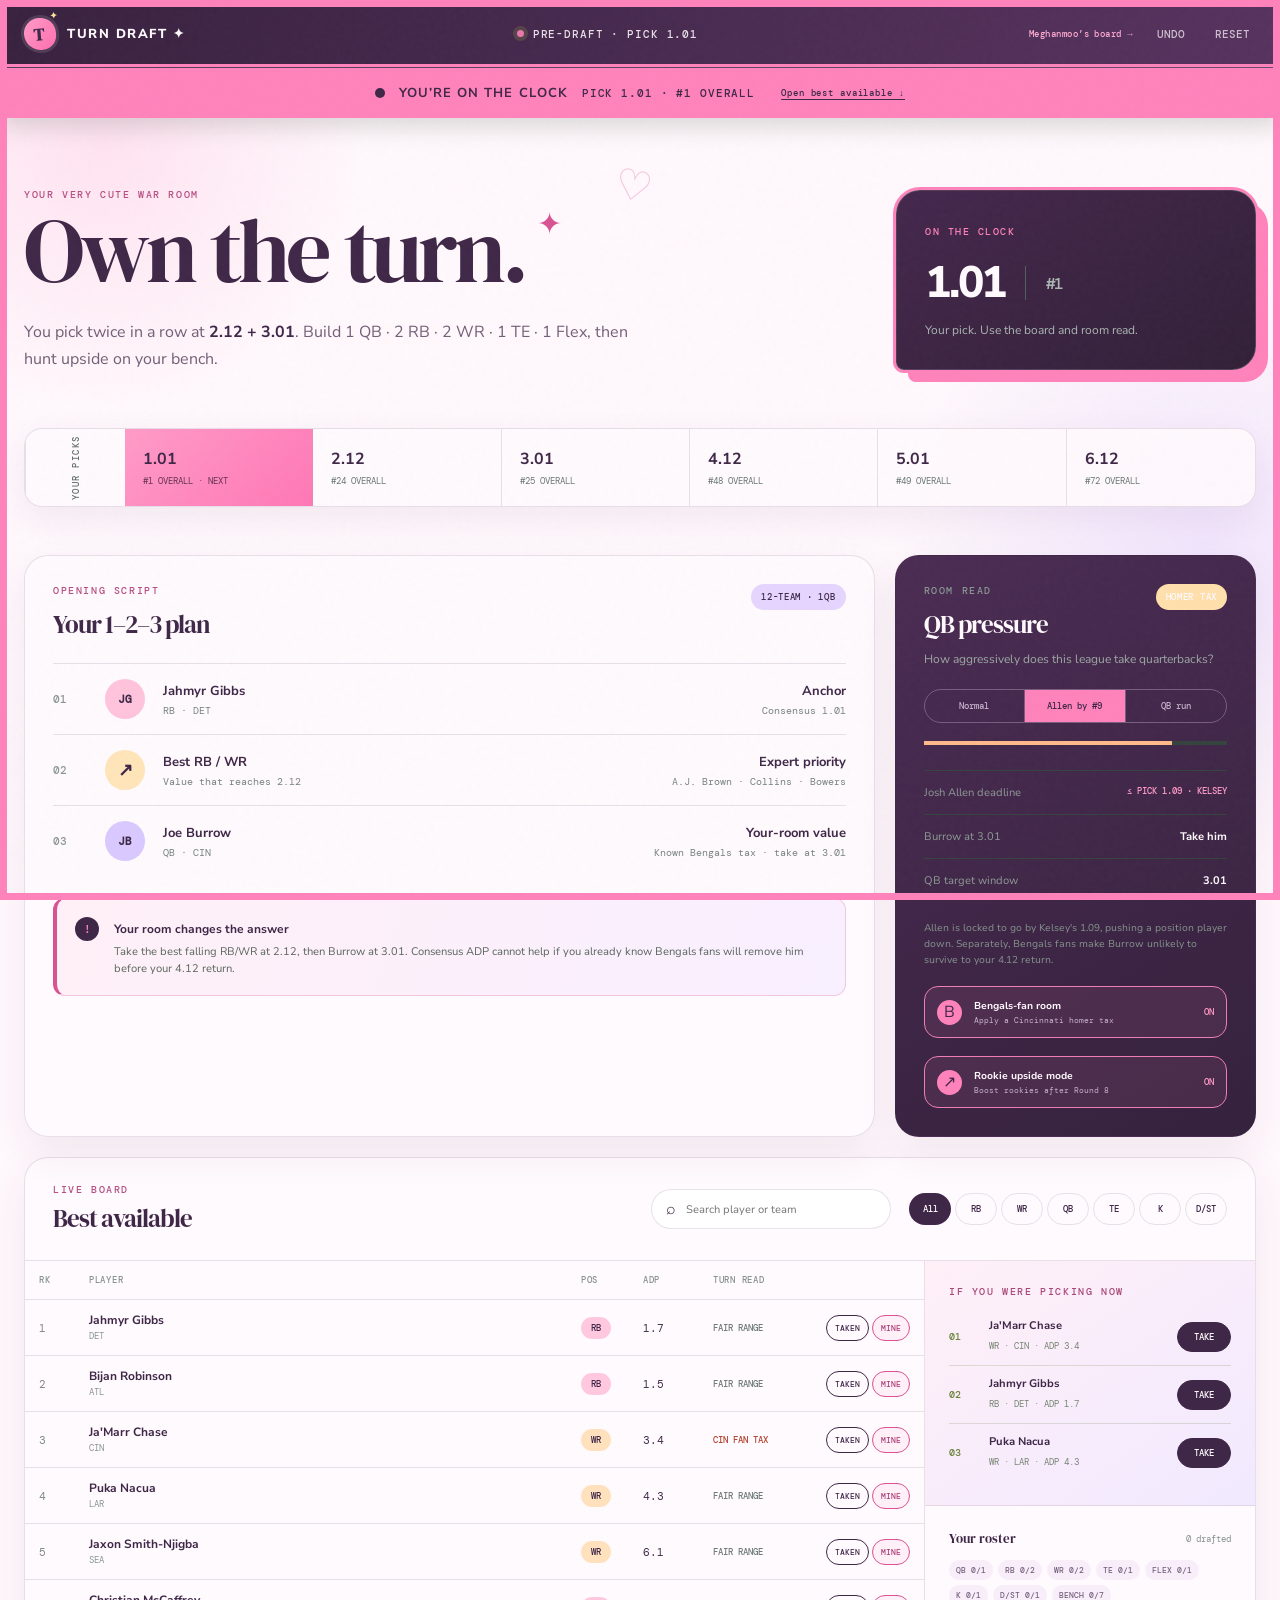
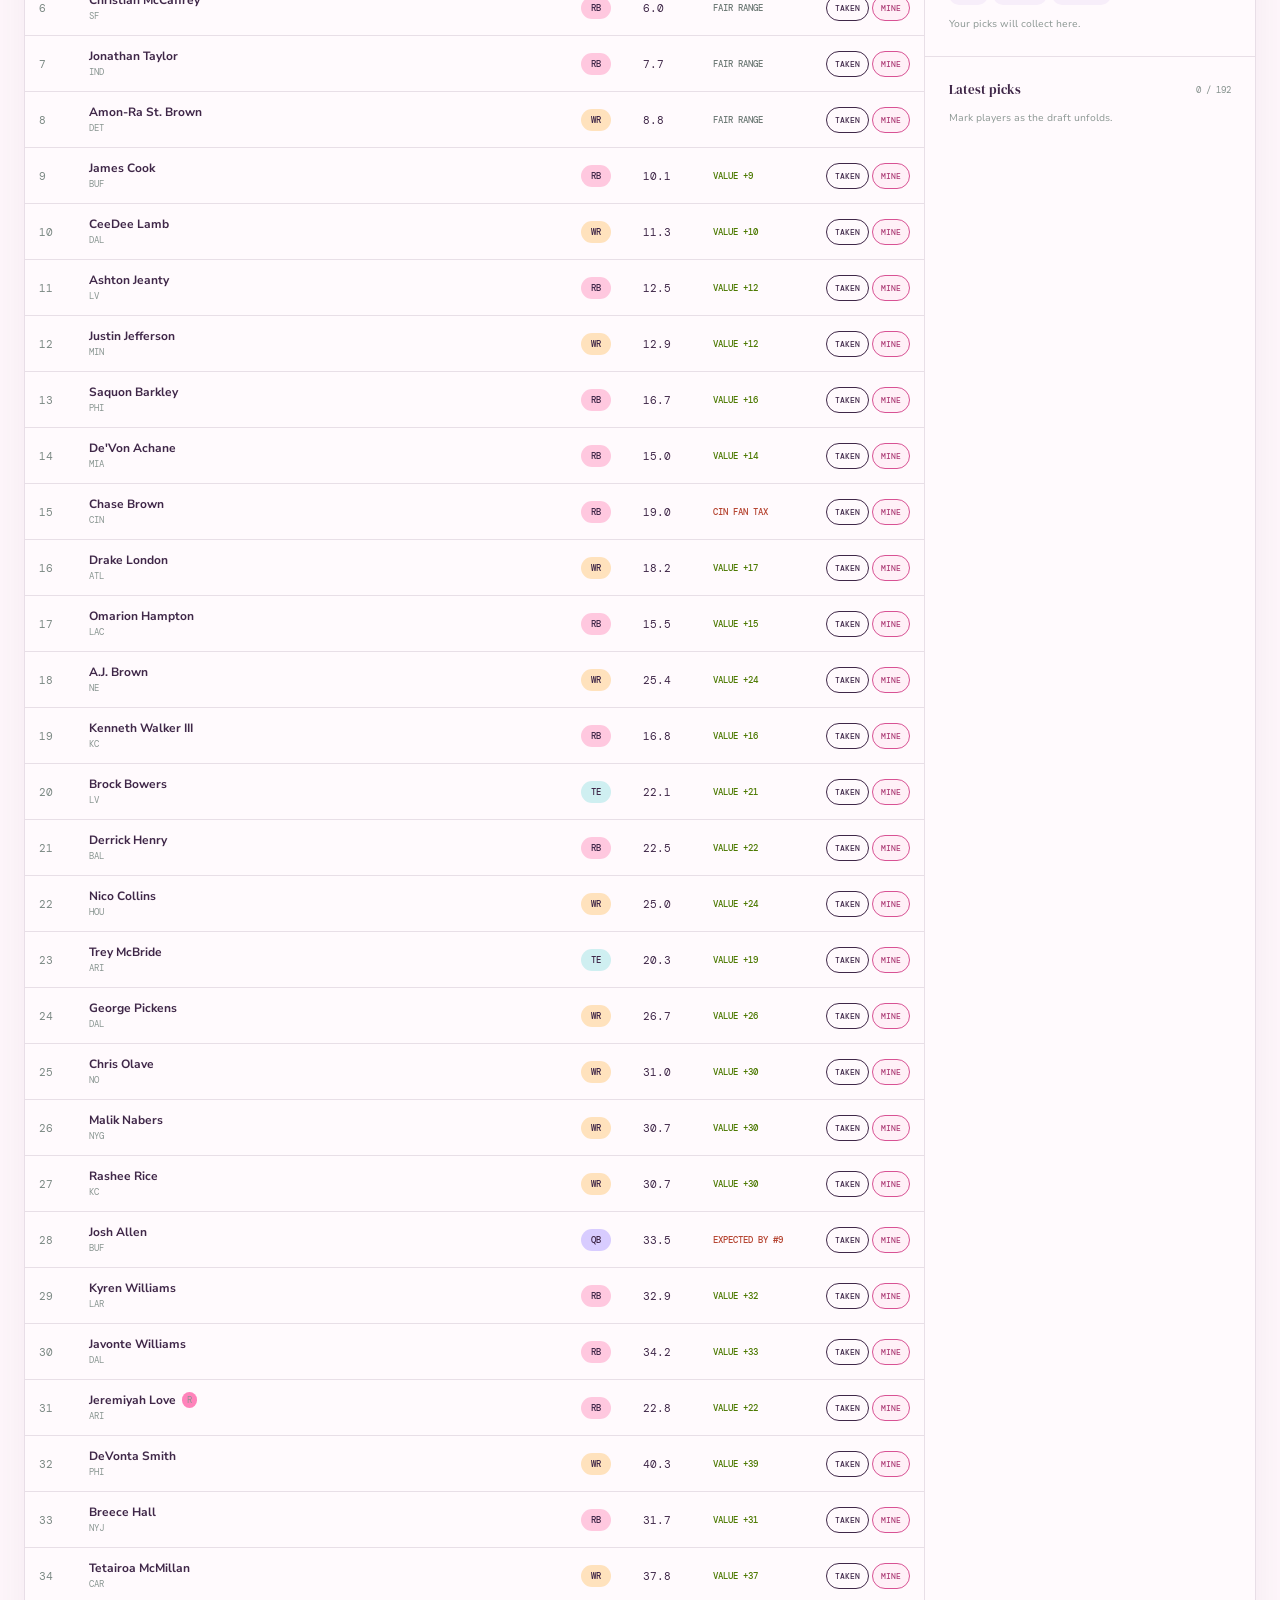
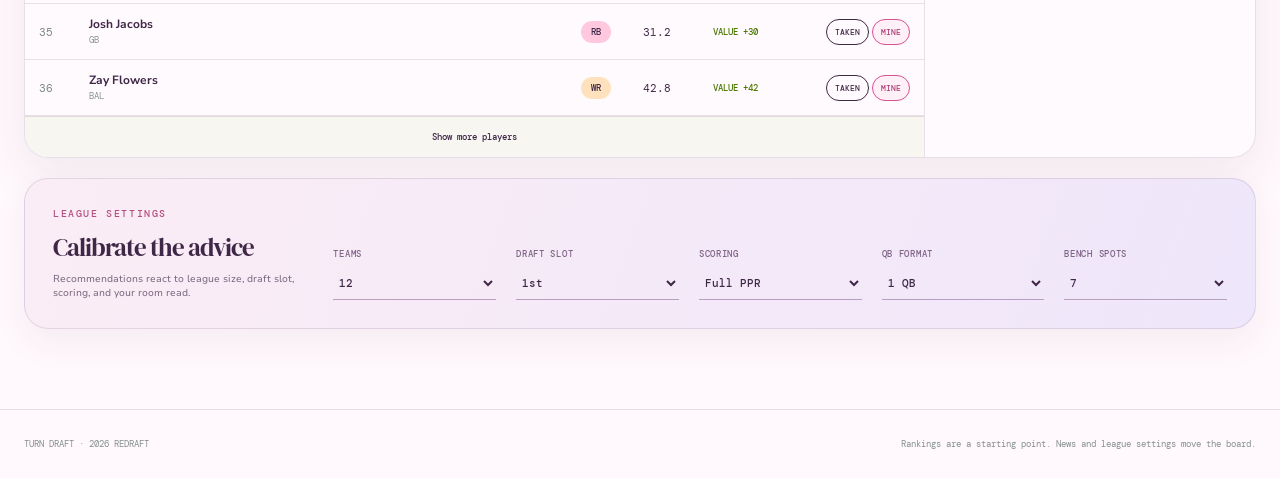
<file: index.html>
<!doctype html>
<html lang="en">
  <head>
    <meta charset="UTF-8" />
    <meta name="viewport" content="width=device-width, initial-scale=1.0" />
    <meta name="theme-color" content="#3f2748" />
    <title>Turn Draft — Fantasy draft co-pilot</title>
    <link rel="preconnect" href="https://fonts.googleapis.com" />
    <link rel="preconnect" href="https://fonts.gstatic.com" crossorigin />
    <link href="https://fonts.googleapis.com/css2?family=DM+Mono:wght@400;500&family=DM+Serif+Display&family=Nunito+Sans:wght@400;600;700;800&display=swap" rel="stylesheet" />
    <link rel="stylesheet" href="styles.css" />
  </head>
  <body>
    <div class="noise" aria-hidden="true"></div>
    <header class="topbar">
      <a class="brand" href="#"><span class="brand-mark">T</span><span>TURN DRAFT ✦</span></a>
      <div class="draft-status"><span class="live-dot"></span><span id="statusText">PRE-DRAFT · PICK 1.01</span></div>
      <div class="header-actions">
        <a class="profile-link" href="meghanmoo/">Meghanmoo’s board →</a>
        <button class="text-button" id="undoButton" type="button">Undo</button>
        <button class="text-button" id="resetButton" type="button">Reset</button>
      </div>
    </header>
    <div class="my-turn-alert" id="myTurnAlert" role="alert" aria-live="assertive">
      <span class="turn-pulse"></span>
      <strong>YOU’RE ON THE CLOCK</strong>
      <span id="alertPick">PICK 1.01 · #1 OVERALL</span>
      <a href="#liveBoard">Open best available ↓</a>
    </div>

    <main>
      <section class="hero">
        <div>
          <p class="eyebrow">YOUR VERY CUTE WAR ROOM</p>
          <h1>Own the turn.<span aria-hidden="true">✦</span></h1>
          <p class="hero-copy">You pick twice in a row at <strong>2.12 + 3.01</strong>. Build 1 QB · 2 RB · 2 WR · 1 TE · 1 Flex, then hunt upside on your bench.</p>
        </div>
        <div class="on-clock-card">
          <span class="micro-label">ON THE CLOCK</span>
          <div class="clock-row"><span id="currentPick">1.01</span><span class="clock-divider"></span><span id="overallPick">#1</span></div>
          <p id="clockHint">Your pick. Start the draft with your anchor.</p>
        </div>
      </section>

      <section class="pick-strip" aria-label="Your upcoming picks">
        <div class="strip-label">YOUR PICKS</div>
        <div id="pickTimeline" class="pick-timeline"></div>
      </section>

      <section class="strategy-grid">
        <article class="plan-card feature-card">
          <div class="card-heading">
            <div><p class="eyebrow">OPENING SCRIPT</p><h2>Your 1–2–3 plan</h2></div>
            <span class="pill green">12-team · 1QB</span>
          </div>
          <div class="script-list">
            <div class="script-row">
              <span class="round-number">01</span>
              <div class="player-avatar rb">JG</div>
              <div class="script-player"><strong>Jahmyr Gibbs</strong><span>RB · DET</span></div>
              <div class="script-note"><strong>Anchor</strong><span>Consensus 1.01</span></div>
            </div>
            <div class="script-row flexible">
              <span class="round-number">02</span>
              <div class="player-avatar flex">↗</div>
              <div class="script-player"><strong>Best RB / WR</strong><span>Value that reaches 2.12</span></div>
              <div class="script-note"><strong>Expert priority</strong><span id="roundTwoTargets">A.J. Brown · Collins · Bowers</span></div>
            </div>
            <div class="script-row warning-row">
              <span class="round-number">03</span>
              <div class="player-avatar qb">JB</div>
              <div class="script-player"><strong>Joe Burrow</strong><span>QB · CIN</span></div>
              <div class="script-note"><strong>Your-room value</strong><span>Known Bengals tax · take at 3.01</span></div>
            </div>
          </div>
          <div class="strategy-callout">
            <span class="callout-icon">!</span>
            <div><strong>Your room changes the answer</strong><p>Take the best falling RB/WR at 2.12, then Burrow at 3.01. Consensus ADP cannot help if you already know Bengals fans will remove him before your 4.12 return.</p></div>
          </div>
        </article>

        <aside class="room-card">
          <div class="card-heading compact"><div><p class="eyebrow">ROOM READ</p><h2>QB pressure</h2></div><span id="pressureBadge" class="pill amber">WARM</span></div>
          <p class="room-copy">How aggressively does this league take quarterbacks?</p>
          <div class="segmented" id="qbPressure" role="group" aria-label="Quarterback draft pressure">
            <button data-value="normal" type="button">Normal</button>
            <button data-value="early" class="active" type="button">Allen by #9</button>
            <button data-value="run" type="button">QB run</button>
          </div>
          <div class="meter"><span id="pressureMeter"></span></div>
          <div class="room-stat"><span>Josh Allen deadline</span><strong class="locked-read">≤ PICK 1.09 · KELSEY</strong></div>
          <div class="room-stat"><span>Burrow at 3.01</span><strong id="burrowVerdict">Luxury reach</strong></div>
          <div class="room-stat"><span>QB target window</span><strong id="fallbackWindow">4.12 / 5.01</strong></div>
          <p class="micro-copy" id="pressureExplanation">One early QB is a data point, not a run. Let the room spend while elite position players fall.</p>
          <button class="upside-toggle active" id="bengalsToggle" type="button"><span>B</span><span><strong>Bengals-fan room</strong><small>Apply a Cincinnati homer tax</small></span><b>ON</b></button>
          <button class="upside-toggle active" id="upsideToggle" type="button"><span>↗</span><span><strong>Rookie upside mode</strong><small>Boost rookies after Round 8</small></span><b>ON</b></button>
        </aside>
      </section>

      <section class="draft-room" id="liveBoard">
        <div class="room-toolbar">
          <div><p class="eyebrow">LIVE BOARD</p><h2>Best available</h2></div>
          <label class="search"><span>⌕</span><input id="playerSearch" type="search" placeholder="Search player or team" /></label>
          <div class="filters" id="positionFilters" role="group" aria-label="Filter by position">
            <button class="active" data-position="ALL" type="button">All</button>
            <button data-position="RB" type="button">RB</button>
            <button data-position="WR" type="button">WR</button>
            <button data-position="QB" type="button">QB</button>
            <button data-position="TE" type="button">TE</button>
            <button data-position="K" type="button">K</button>
            <button data-position="DST" type="button">D/ST</button>
          </div>
        </div>

        <div class="board-layout">
          <div class="player-table-wrap">
            <table class="player-table">
              <thead><tr><th>RK</th><th>PLAYER</th><th>POS</th><th>ADP</th><th>TURN READ</th><th></th></tr></thead>
              <tbody id="playerTable"></tbody>
            </table>
            <button class="load-more" id="loadMore" type="button">Show more players</button>
          </div>

          <aside class="side-panel">
            <div class="recommendation">
              <p class="eyebrow">IF YOU WERE PICKING NOW</p>
              <div id="recommendationList"></div>
            </div>
            <div class="my-roster">
              <div class="side-title"><h3>Your roster</h3><span id="rosterCount">0 drafted</span></div>
              <div id="starterStatus" class="starter-status"></div>
              <div id="rosterList" class="roster-list"><p class="empty-state">Your picks will collect here.</p></div>
            </div>
            <div class="pick-log">
              <div class="side-title"><h3>Latest picks</h3><span id="picksCount">0 / 192</span></div>
              <div id="pickLog"><p class="empty-state">Mark players as the draft unfolds.</p></div>
            </div>
          </aside>
        </div>
      </section>

      <section class="settings-card">
        <div><p class="eyebrow">LEAGUE SETTINGS</p><h2>Calibrate the advice</h2><p>Recommendations react to league size, draft slot, scoring, and your room read.</p></div>
        <label>Teams<select id="teamCount"><option>10</option><option selected>12</option><option>14</option><option>16</option></select></label>
        <label>Draft slot<select id="draftSlot"></select></label>
        <label>Scoring<select id="scoring"><option value="ppr" selected>Full PPR</option><option value="half">Half PPR</option><option value="standard">Standard</option></select></label>
        <label>QB format<select id="qbFormat"><option value="1qb" selected>1 QB</option><option value="superflex">Superflex</option></select></label>
        <label>Bench spots<select id="benchCount"><option>4</option><option>5</option><option>6</option><option selected>7</option><option>8</option><option>9</option></select></label>
      </section>
    </main>

    <footer><span>TURN DRAFT · 2026 REDRAFT</span><span>Rankings are a starting point. News and league settings move the board.</span></footer>

    <div class="toast" id="toast" role="status" aria-live="polite"></div>
    <script>window.DRAFT_PROFILE={id:"aislin",storageKey:"turn-draft-state",slot:1,priorityPlayer:"Joe Burrow",priorityPick:25,turnOwner:"YOUR"};</script>
    <script src="app.js"></script>
  </body>
</html>
</file>
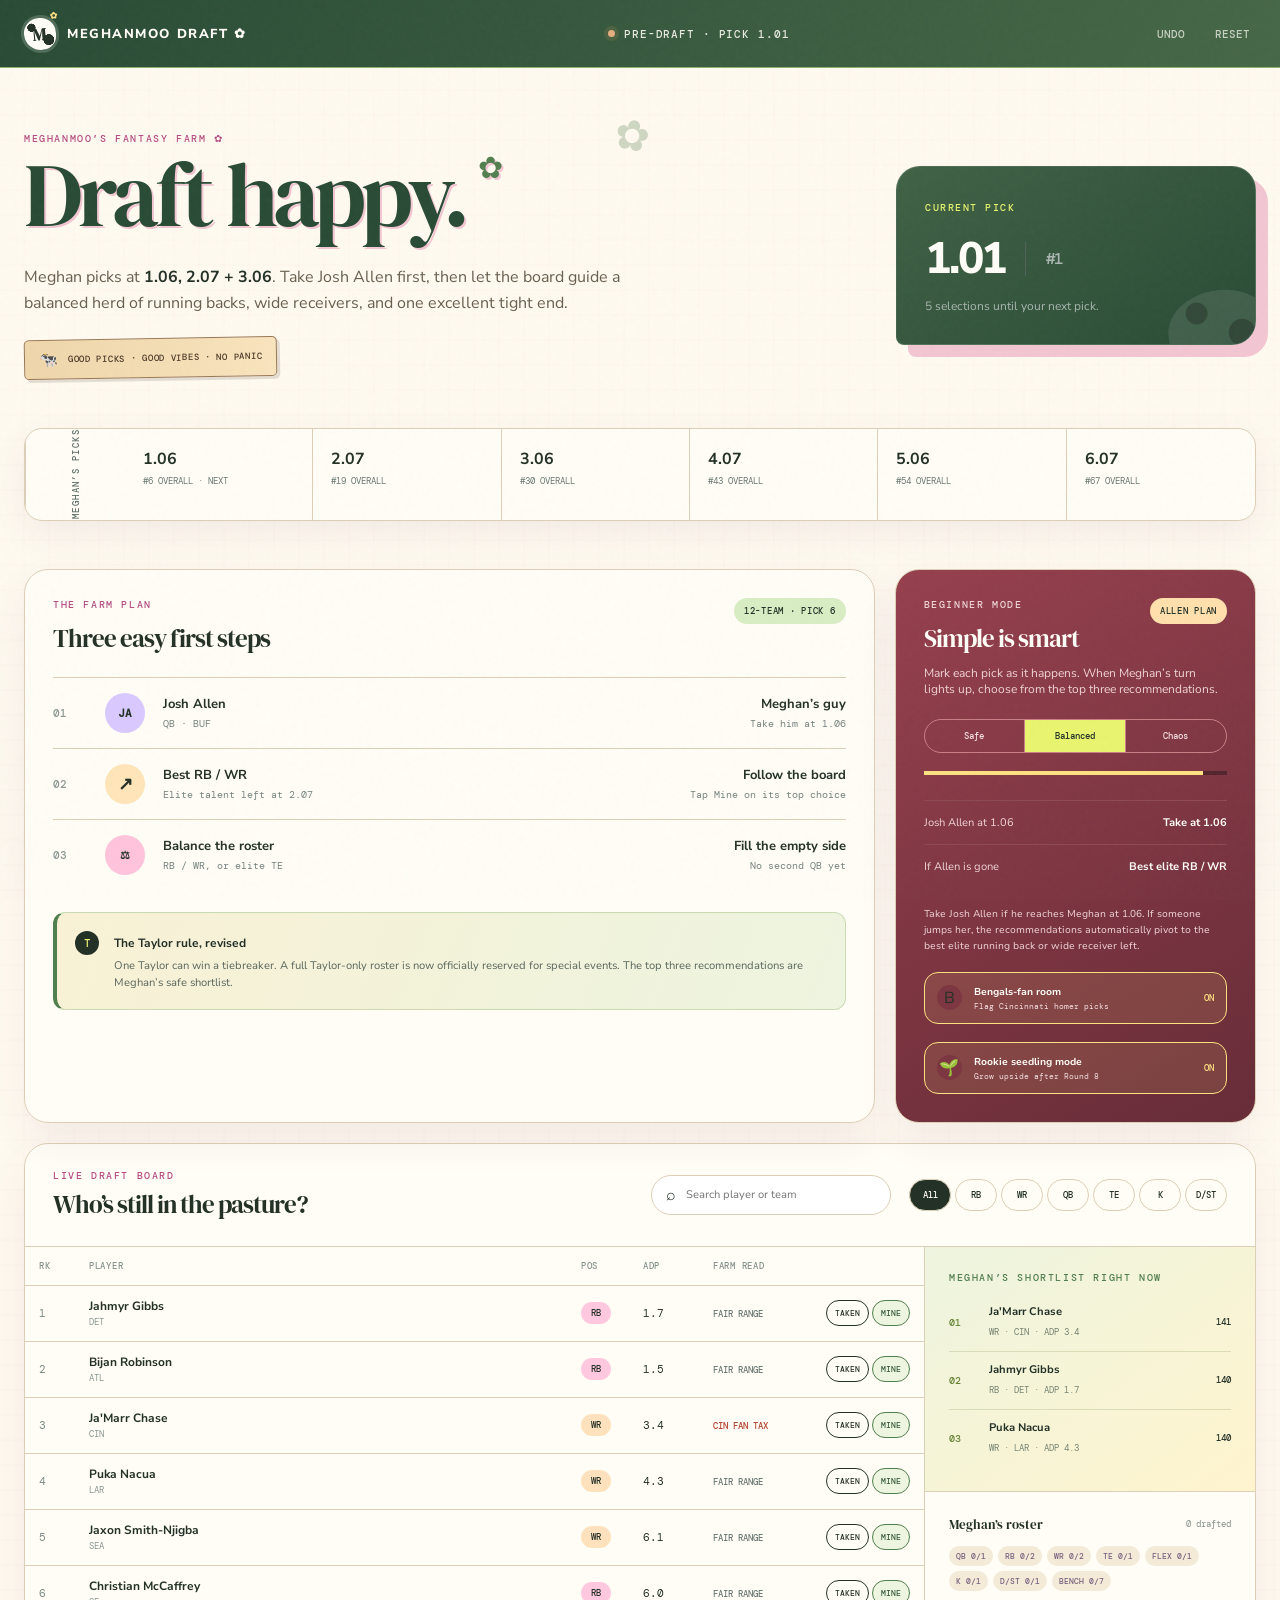
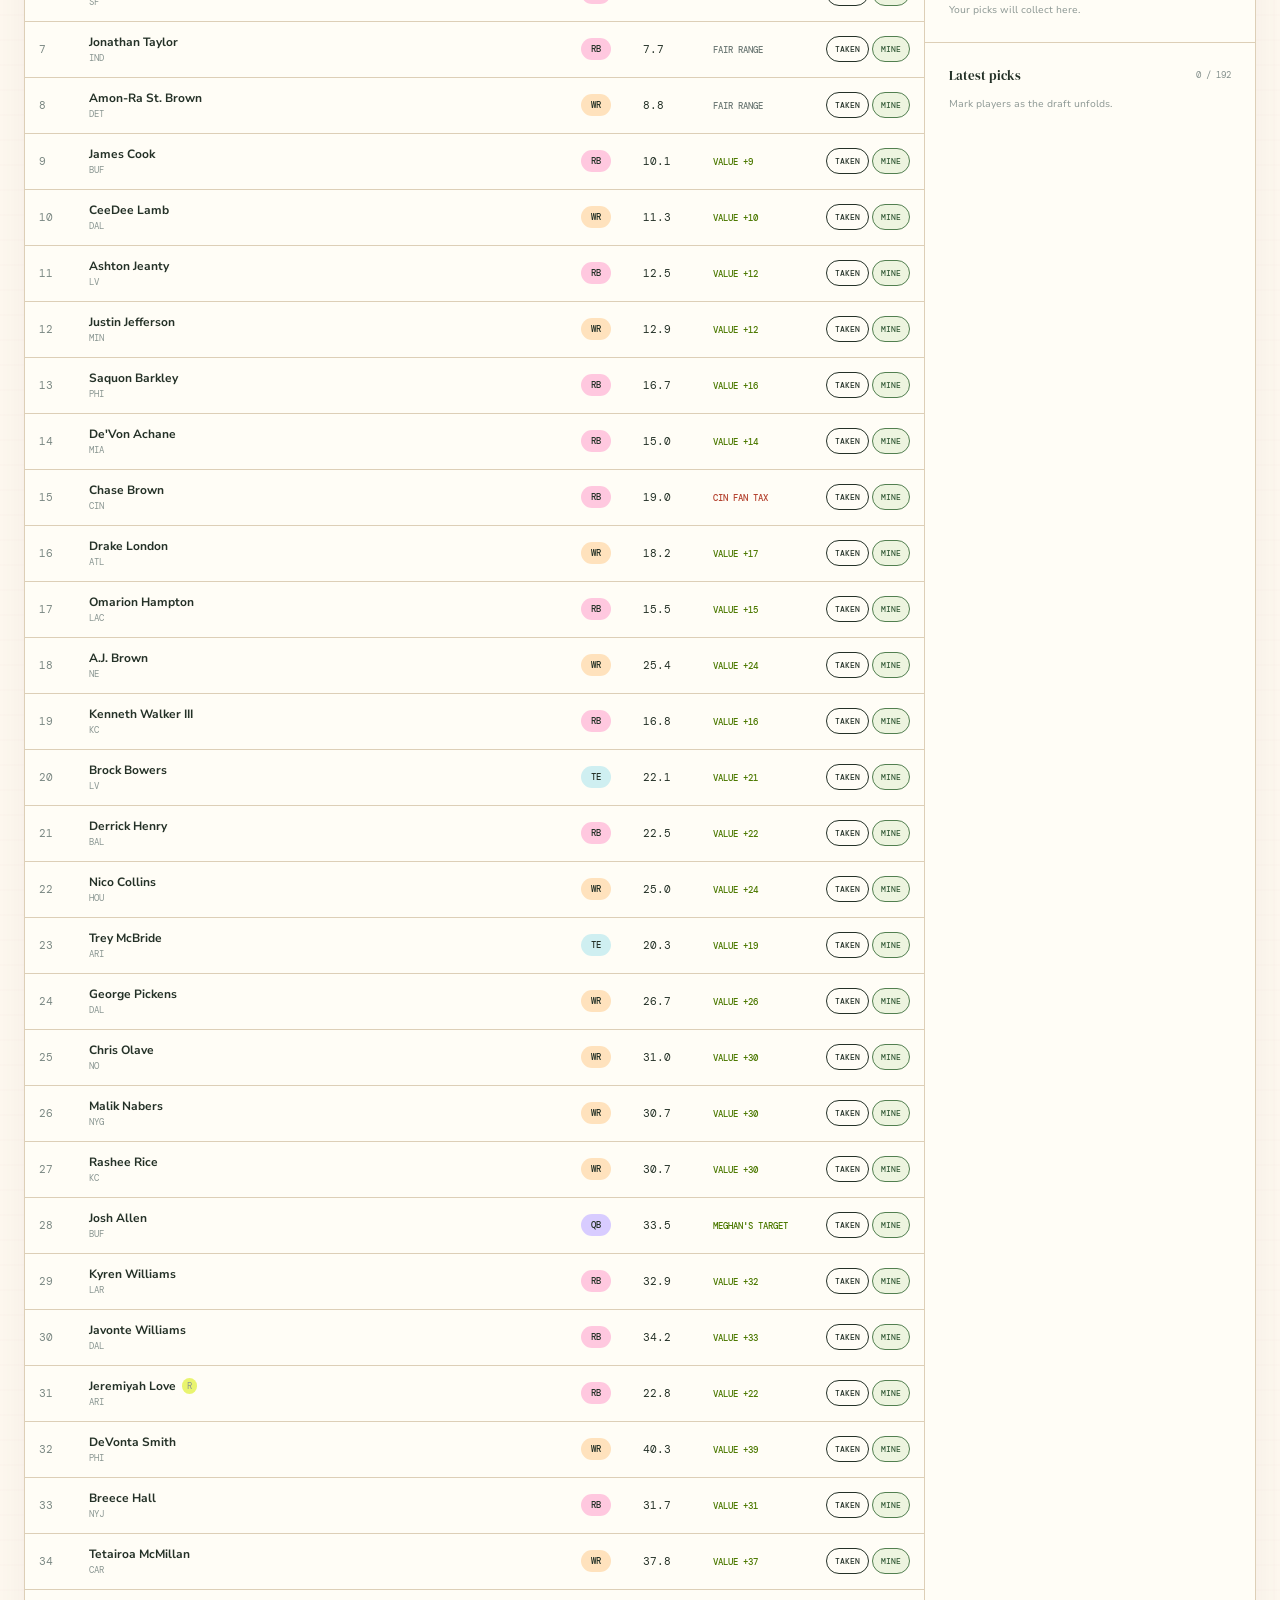
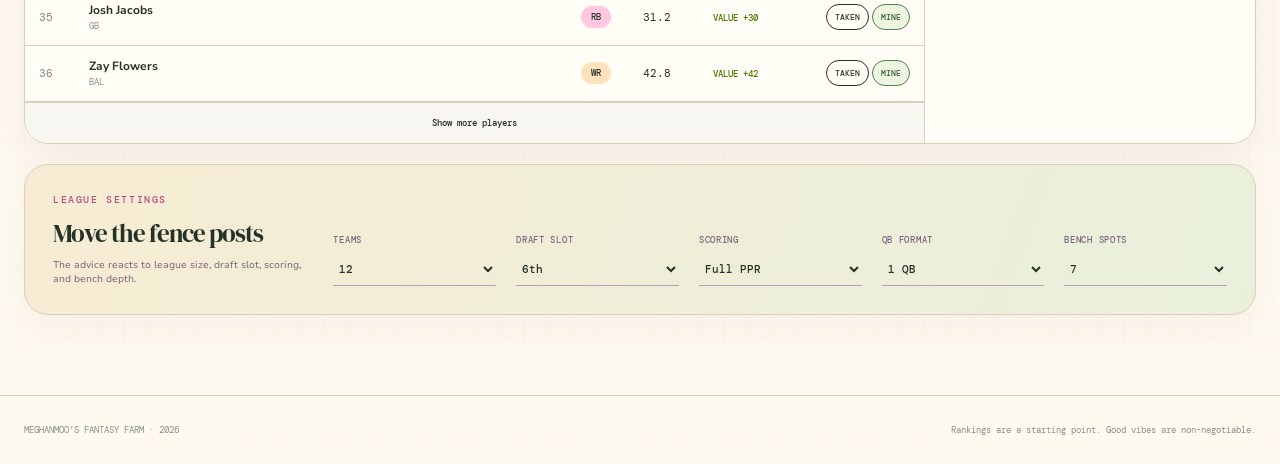
<file: meghanmoo/index.html>
<!doctype html>
<html lang="en">
  <head>
    <meta charset="UTF-8" />
    <meta name="viewport" content="width=device-width, initial-scale=1.0" />
    <meta name="theme-color" content="#35513a" />
    <title>Meghanmoo Draft — Pick-six co-pilot</title>
    <link rel="preconnect" href="https://fonts.googleapis.com" />
    <link rel="preconnect" href="https://fonts.gstatic.com" crossorigin />
    <link href="https://fonts.googleapis.com/css2?family=DM+Mono:wght@400;500&family=DM+Serif+Display&family=Nunito+Sans:wght@400;600;700;800&display=swap" rel="stylesheet" />
    <link rel="stylesheet" href="../styles.css" />
  </head>
  <body class="meghan-page">
    <div class="noise" aria-hidden="true"></div>
    <header class="topbar">
      <a class="brand" href="#"><span class="brand-mark">M</span><span>MEGHANMOO DRAFT ✿</span></a>
      <div class="draft-status"><span class="live-dot"></span><span id="statusText">PRE-DRAFT · PICK 1.01</span></div>
      <div class="header-actions">
        <button class="text-button" id="undoButton" type="button">Undo</button>
        <button class="text-button" id="resetButton" type="button">Reset</button>
      </div>
    </header>
    <div class="my-turn-alert" id="myTurnAlert" role="alert" aria-live="assertive">
      <span class="turn-pulse"></span>
      <strong>MEGHAN, YOU’RE ON THE CLOCK</strong>
      <span id="alertPick">PICK 1.06 · #6 OVERALL</span>
      <a href="#liveBoard">Open best available ↓</a>
    </div>

    <main>
      <section class="hero">
        <div>
          <p class="eyebrow">MEGHANMOO’S FANTASY FARM ✿</p>
          <h1>Draft happy.<span aria-hidden="true">✿</span></h1>
          <p class="hero-copy">Meghan picks at <strong>1.06, 2.07 + 3.06</strong>. Take Josh Allen first, then let the board guide a balanced herd of running backs, wide receivers, and one excellent tight end.</p>
          <div class="farm-sign" aria-label="Farm draft motto"><span>🐄</span> GOOD PICKS · GOOD VIBES · NO PANIC</div>
        </div>
        <div class="on-clock-card">
          <span class="micro-label">CURRENT PICK</span>
          <div class="clock-row"><span id="currentPick">1.01</span><span class="clock-divider"></span><span id="overallPick">#1</span></div>
          <p id="clockHint">Five selections until Meghan’s first pick.</p>
        </div>
      </section>

      <section class="pick-strip" aria-label="Meghan's upcoming picks">
        <div class="strip-label">MEGHAN’S PICKS</div>
        <div id="pickTimeline" class="pick-timeline"></div>
      </section>

      <section class="strategy-grid">
        <article class="plan-card feature-card">
          <div class="card-heading">
            <div><p class="eyebrow">THE FARM PLAN</p><h2>Three easy first steps</h2></div>
            <span class="pill green">12-team · Pick 6</span>
          </div>
          <div class="script-list">
            <div class="script-row">
              <span class="round-number">01</span>
              <div class="player-avatar qb">JA</div>
              <div class="script-player"><strong>Josh Allen</strong><span>QB · BUF</span></div>
              <div class="script-note"><strong>Meghan’s guy</strong><span>Take him at 1.06</span></div>
            </div>
            <div class="script-row flexible">
              <span class="round-number">02</span>
              <div class="player-avatar flex">↗</div>
              <div class="script-player"><strong>Best RB / WR</strong><span>Elite talent left at 2.07</span></div>
              <div class="script-note"><strong>Follow the board</strong><span>Tap Mine on its top choice</span></div>
            </div>
            <div class="script-row">
              <span class="round-number">03</span>
              <div class="player-avatar rb">⚖</div>
              <div class="script-player"><strong>Balance the roster</strong><span>RB / WR, or elite TE</span></div>
              <div class="script-note"><strong>Fill the empty side</strong><span>No second QB yet</span></div>
            </div>
          </div>
          <div class="strategy-callout">
            <span class="callout-icon">T</span>
            <div><strong>The Taylor rule, revised</strong><p>One Taylor can win a tiebreaker. A full Taylor-only roster is now officially reserved for special events. The top three recommendations are Meghan’s safe shortlist.</p></div>
          </div>
        </article>

        <aside class="room-card">
          <div class="card-heading compact"><div><p class="eyebrow">BEGINNER MODE</p><h2>Simple is smart</h2></div><span id="pressureBadge" class="pill amber">ALLEN PLAN</span></div>
          <p class="room-copy">Mark each pick as it happens. When Meghan’s turn lights up, choose from the top three recommendations.</p>
          <div class="segmented" id="qbPressure" role="group" aria-label="Draft risk preference">
            <button data-value="normal" type="button">Safe</button>
            <button data-value="early" class="active" type="button">Balanced</button>
            <button data-value="run" type="button">Chaos</button>
          </div>
          <div class="meter"><span id="pressureMeter"></span></div>
          <div class="room-stat"><span>Josh Allen at 1.06</span><strong id="burrowVerdict">Take at 1.06</strong></div>
          <div class="room-stat"><span>If Allen is gone</span><strong id="fallbackWindow">Best elite RB / WR</strong></div>
          <p class="micro-copy" id="pressureExplanation">Take Josh Allen if he reaches Meghan. If he is stolen, the board automatically pivots to the best elite running back or wide receiver left.</p>
          <button class="upside-toggle active" id="bengalsToggle" type="button"><span>B</span><span><strong>Bengals-fan room</strong><small>Flag Cincinnati homer picks</small></span><b>ON</b></button>
          <button class="upside-toggle active" id="upsideToggle" type="button"><span>🌱</span><span><strong>Rookie seedling mode</strong><small>Grow upside after Round 8</small></span><b>ON</b></button>
        </aside>
      </section>

      <section class="draft-room" id="liveBoard">
        <div class="room-toolbar">
          <div><p class="eyebrow">LIVE DRAFT BOARD</p><h2>Who’s still in the pasture?</h2></div>
          <label class="search"><span>⌕</span><input id="playerSearch" type="search" placeholder="Search player or team" /></label>
          <div class="filters" id="positionFilters" role="group" aria-label="Filter by position">
            <button class="active" data-position="ALL" type="button">All</button>
            <button data-position="RB" type="button">RB</button>
            <button data-position="WR" type="button">WR</button>
            <button data-position="QB" type="button">QB</button>
            <button data-position="TE" type="button">TE</button>
            <button data-position="K" type="button">K</button>
            <button data-position="DST" type="button">D/ST</button>
          </div>
        </div>

        <div class="board-layout">
          <div class="player-table-wrap">
            <table class="player-table">
              <thead><tr><th>RK</th><th>PLAYER</th><th>POS</th><th>ADP</th><th>FARM READ</th><th></th></tr></thead>
              <tbody id="playerTable"></tbody>
            </table>
            <button class="load-more" id="loadMore" type="button">Show more players</button>
          </div>

          <aside class="side-panel">
            <div class="recommendation">
              <p class="eyebrow">MEGHAN’S SHORTLIST RIGHT NOW</p>
              <div id="recommendationList"></div>
            </div>
            <div class="my-roster">
              <div class="side-title"><h3>Meghan’s roster</h3><span id="rosterCount">0 drafted</span></div>
              <div id="starterStatus" class="starter-status"></div>
              <div id="rosterList" class="roster-list"><p class="empty-state">Her picks will gather here.</p></div>
            </div>
            <div class="pick-log">
              <div class="side-title"><h3>Latest picks</h3><span id="picksCount">0 / 192</span></div>
              <div id="pickLog"><p class="empty-state">Mark players as the draft unfolds.</p></div>
            </div>
          </aside>
        </div>
      </section>

      <section class="settings-card">
        <div><p class="eyebrow">LEAGUE SETTINGS</p><h2>Move the fence posts</h2><p>The advice reacts to league size, draft slot, scoring, and bench depth.</p></div>
        <label>Teams<select id="teamCount"><option>10</option><option selected>12</option><option>14</option><option>16</option></select></label>
        <label>Draft slot<select id="draftSlot"></select></label>
        <label>Scoring<select id="scoring"><option value="ppr" selected>Full PPR</option><option value="half">Half PPR</option><option value="standard">Standard</option></select></label>
        <label>QB format<select id="qbFormat"><option value="1qb" selected>1 QB</option><option value="superflex">Superflex</option></select></label>
        <label>Bench spots<select id="benchCount"><option>4</option><option>5</option><option>6</option><option selected>7</option><option>8</option><option>9</option></select></label>
      </section>
    </main>

    <footer><span>MEGHANMOO’S FANTASY FARM · 2026</span><span>Rankings are a starting point. Good vibes are non-negotiable.</span></footer>

    <div class="toast" id="toast" role="status" aria-live="polite"></div>
    <script>window.DRAFT_PROFILE={id:"meghanmoo",storageKey:"turn-draft-meghanmoo-state",slot:6,priorityPlayer:"Josh Allen",priorityPick:6,turnOwner:"MEGHAN’S"};</script>
    <script src="../app.js"></script>
  </body>
</html>
</file>
<file: styles.css>
:root {
  --ink: #3f2748;
  --ink-soft: #5c4264;
  --paper: #fff8fc;
  --paper-2: #f7eefa;
  --line: rgba(93, 56, 103, 0.14);
  --green: #ff83bb;
  --green-dark: #d85294;
  --mint: #e5d5ff;
  --orange: #ffba8b;
  --red: #db5b78;
  --white: #fffafd;
  --mono: "DM Mono", monospace;
  --sans: "Nunito Sans", sans-serif;
  --serif: "DM Serif Display", serif;
}

* { box-sizing: border-box; }
html { scroll-behavior: smooth; }
body { margin: 0; color: var(--ink); background: radial-gradient(circle at 8% 4%, rgba(255,172,211,.28) 0, rgba(255,172,211,0) 260px), radial-gradient(circle at 94% 15%, rgba(211,190,255,.32) 0, rgba(211,190,255,0) 310px), var(--paper); font-family: var(--sans); min-width: 320px; }
body::after { content: ""; position: fixed; inset: 0; z-index: 50; pointer-events: none; border: 0 solid var(--green); transition: border-width .2s ease; }
body.my-turn::after { border-width: 7px; animation: turn-frame 1.6s ease-in-out infinite; }
button, input, select { font: inherit; }
button { color: inherit; }
.noise { position: fixed; inset: 0; pointer-events: none; opacity: .035; z-index: 20; background-image: url("data:image/svg+xml,%3Csvg viewBox='0 0 180 180' xmlns='http://www.w3.org/2000/svg'%3E%3Cfilter id='n'%3E%3CfeTurbulence type='fractalNoise' baseFrequency='.95' numOctaves='3' stitchTiles='stitch'/%3E%3C/filter%3E%3Crect width='100%25' height='100%25' filter='url(%23n)' opacity='.8'/%3E%3C/svg%3E"); }

.topbar { height: 68px; padding: 0 max(24px, calc((100vw - 1400px)/2)); display: flex; align-items: center; justify-content: space-between; color: var(--white); background: linear-gradient(110deg, #38213f, #57325f); border-bottom: 1px solid rgba(255,255,255,.12); position: sticky; top: 0; z-index: 10; }
.brand { display: flex; align-items: center; gap: 11px; color: inherit; text-decoration: none; font-size: 13px; font-weight: 800; letter-spacing: .12em; }
.brand-mark { position: relative; display: grid; place-items: center; width: 32px; height: 32px; border-radius: 50% 50% 46% 54%; background: linear-gradient(135deg, #ff9bc8, #ff6eae); color: var(--ink); font-family: var(--serif); font-size: 17px; box-shadow: 0 0 0 3px rgba(255,255,255,.12); transform: rotate(-5deg); }
.brand-mark::after { content: "✦"; position: absolute; right: -5px; top: -7px; color: #ffe69d; font-size: 9px; }
.draft-status { font: 500 11px var(--mono); letter-spacing: .08em; display: flex; align-items: center; gap: 9px; opacity: .88; }
.live-dot { width: 7px; height: 7px; border-radius: 50%; background: var(--orange); box-shadow: 0 0 0 4px rgba(255,178,98,.12); }
.header-actions { display: flex; gap: 18px; }
.profile-link { align-self: center; color: #ffacd2; font: 500 9px var(--mono); letter-spacing: .05em; text-decoration: none; white-space: nowrap; }
.profile-link:hover { color: var(--white); text-decoration: underline; text-underline-offset: 4px; }
.text-button { border: 0; background: transparent; color: var(--white); opacity: .7; font: 500 11px var(--mono); text-transform: uppercase; cursor: pointer; }
.text-button:hover { opacity: 1; }
.my-turn-alert { position: sticky; top: 68px; z-index: 9; min-height: 50px; display: none; align-items: center; justify-content: center; gap: 14px; padding: 10px 24px; background: var(--green); color: var(--ink); box-shadow: 0 8px 24px rgba(20,40,20,.16); font: 500 11px var(--mono); letter-spacing: .08em; }
.my-turn-alert.show { display: flex; animation: alert-in .25s ease-out; }
.my-turn-alert strong { font-family: var(--sans); font-size: 13px; letter-spacing: .08em; }
.my-turn-alert a { margin-left: 12px; color: var(--ink); font-size: 9px; font-weight: 500; text-underline-offset: 3px; }
.turn-pulse { width: 10px; height: 10px; flex: none; border-radius: 50%; background: var(--ink); box-shadow: 0 0 0 0 rgba(10,23,20,.4); animation: turn-pulse 1.15s infinite; }
body.my-turn .topbar { box-shadow: inset 0 -3px 0 var(--green); }
body.my-turn .live-dot { background: var(--green); box-shadow: 0 0 0 4px rgba(202,255,61,.15); }
body.my-turn .on-clock-card { box-shadow: 12px 12px 0 var(--green), 0 0 0 3px var(--green); animation: clock-card 1.6s ease-in-out infinite; }

@keyframes alert-in { from { transform: translateY(-100%); } to { transform: translateY(0); } }
@keyframes turn-pulse { 70% { box-shadow: 0 0 0 9px rgba(10,23,20,0); } 100% { box-shadow: 0 0 0 0 rgba(10,23,20,0); } }
@keyframes turn-frame { 50% { border-color: #c94f91; } }
@keyframes clock-card { 50% { transform: translateY(-2px); } }

main { max-width: 1400px; margin: 0 auto; padding: 0 24px 80px; }
.hero { position: relative; min-height: 310px; display: grid; grid-template-columns: 1fr 360px; gap: 60px; align-items: center; padding: 64px 0 50px; }
.hero::before { content: "♡"; position: absolute; left: 48%; top: 38px; color: rgba(216,82,148,.3); font: 42px var(--serif); transform: rotate(12deg); }
.eyebrow { margin: 0 0 10px; font: 500 10px var(--mono); letter-spacing: .16em; color: #b64e82; }
h1 { margin: 0; font-family: var(--serif); font-size: clamp(54px, 7vw, 100px); line-height: .9; letter-spacing: -.045em; font-weight: 400; }
h1 span { display: inline-block; margin-left: 12px; color: var(--green-dark); font-size: .33em; vertical-align: top; animation: sparkle 2.4s ease-in-out infinite; }
h2, h3 { font-family: var(--serif); font-weight: 400; }
.hero-copy { max-width: 640px; margin: 28px 0 0; font-size: 16px; line-height: 1.65; color: #735f78; }
.hero-copy strong { color: var(--ink); }
.on-clock-card { padding: 28px; border: 1px solid rgba(255,255,255,.12); border-radius: 24px 24px 24px 8px; background: linear-gradient(145deg, #45274d, #312037); color: var(--white); box-shadow: 12px 12px 0 var(--green); }
.micro-label { font: 500 10px var(--mono); letter-spacing: .15em; color: var(--green); }
.clock-row { display: flex; align-items: center; margin: 20px 0 16px; font-size: 44px; line-height: 1; font-weight: 800; letter-spacing: -.05em; }
.clock-row span:last-child { font: 500 16px var(--mono); color: #aab6b2; }
.clock-divider { width: 1px; height: 34px; margin: 0 20px; background: #52615c; }
.on-clock-card p { margin: 0; color: #aab6b2; font-size: 12px; line-height: 1.6; }

.pick-strip { display: grid; grid-template-columns: 100px 1fr; align-items: stretch; border: 1px solid var(--line); border-radius: 18px; background: rgba(255,250,253,.9); box-shadow: 0 12px 35px rgba(84,45,93,.07); overflow: hidden; }
.strip-label { display: grid; place-items: center; writing-mode: vertical-rl; transform: rotate(180deg); font: 500 9px var(--mono); letter-spacing: .16em; color: #62716c; border-right: 1px solid var(--line); }
.pick-timeline { display: grid; grid-template-columns: repeat(6, 1fr); }
.timeline-pick { position: relative; padding: 19px 18px; border-right: 1px solid var(--line); min-width: 0; }
.timeline-pick:last-child { border: 0; }
.timeline-pick.active { background: linear-gradient(135deg, #ff9bc8, #ff77b5); }
.timeline-pick strong { display: block; font-size: 16px; }
.timeline-pick span { display: block; margin-top: 5px; font: 400 9px var(--mono); color: #6a7873; white-space: nowrap; }
.timeline-pick.active span { color: #64334f; }

.strategy-grid { display: grid; grid-template-columns: minmax(0, 2fr) minmax(300px, .85fr); gap: 20px; margin-top: 48px; }
.plan-card, .room-card { background: rgba(255,250,253,.94); border: 1px solid var(--line); border-radius: 24px; padding: 28px; box-shadow: 0 16px 40px rgba(84,45,93,.07); }
.card-heading { display: flex; justify-content: space-between; gap: 20px; align-items: start; padding-bottom: 22px; }
.card-heading h2, .room-toolbar h2, .settings-card h2 { margin: 0; font-size: 25px; letter-spacing: -.04em; }
.pill { display: inline-flex; border-radius: 999px; padding: 7px 10px; font: 500 9px var(--mono); text-transform: uppercase; letter-spacing: .08em; white-space: nowrap; }
.pill.green { background: var(--mint); }
.pill.amber { background: #ffe0ad; }
.script-row { display: grid; grid-template-columns: 36px 42px minmax(150px, 1fr) minmax(150px, .8fr); gap: 16px; align-items: center; padding: 15px 0; border-top: 1px solid var(--line); }
.round-number { font: 500 11px var(--mono); color: #8b9692; }
.player-avatar { display: grid; place-items: center; width: 40px; height: 40px; border-radius: 50%; font: 700 11px var(--mono); }
.player-avatar.rb { background: #ffc4dc; }.player-avatar.qb { background: #d9c9ff; }.player-avatar.flex { background: #ffe5b9; font-size: 18px; }
.script-player strong, .script-note strong { display: block; font-size: 13px; }
.script-player span, .script-note span { display: block; margin-top: 4px; font: 400 10px var(--mono); color: #77837f; }
.script-note { text-align: right; }.script-note.warning strong { color: #a83a28; }
.strategy-callout { display: flex; gap: 15px; margin-top: 22px; padding: 18px; border: 1px solid #f3c7df; border-left: 4px solid var(--green-dark); border-radius: 12px; background: linear-gradient(110deg, #fff0f7, #f8efff); }
.callout-icon { flex: none; display: grid; place-items: center; width: 24px; height: 24px; border-radius: 50%; background: var(--ink); color: var(--green); font: 500 11px var(--mono); }
.strategy-callout strong { font-size: 12px; }.strategy-callout p { margin: 4px 0 0; color: #5a665d; font-size: 11px; line-height: 1.55; }
.room-card { background: linear-gradient(150deg, #4b2b53, #35223d); color: var(--white); }
.room-card .eyebrow { color: #899691; }.card-heading.compact { padding-bottom: 10px; }.room-copy { margin: 0 0 22px; color: #9ca9a4; font-size: 12px; }
.segmented { display: grid; grid-template-columns: repeat(3, 1fr); border: 1px solid #795d80; border-radius: 999px; overflow: hidden; }
.segmented button { border: 0; border-right: 1px solid #795d80; padding: 10px 5px; background: transparent; color: #c5b0cb; font: 500 9px var(--mono); cursor: pointer; }
.segmented button:last-child { border: 0; }.segmented button.active { background: var(--green); color: var(--ink); }
.meter { height: 4px; background: #34433e; margin: 18px 0 25px; }.meter span { display: block; height: 100%; width: 50%; background: var(--orange); transition: width .25s ease; }
.room-stat { display: flex; justify-content: space-between; gap: 15px; padding: 14px 0; border-top: 1px solid #35443f; font-size: 11px; }.room-stat span { color: #8d9a95; }.room-stat strong { font-size: 11px; }
.room-stat .locked-read { color: #ff9bc8; font: 500 9px var(--mono); }
.micro-copy { color: #85928d; font-size: 10px; line-height: 1.6; margin: 18px 0 0; }
.upside-toggle { width: 100%; display: grid; grid-template-columns: 28px 1fr auto; gap: 9px; align-items: center; margin-top: 18px; padding: 12px; border: 1px solid #795d80; border-radius: 14px; background: rgba(255,255,255,.025); color: #c5b0cb; text-align: left; cursor: pointer; }.upside-toggle > span:first-child { display: grid; place-items: center; width: 25px; height: 25px; border-radius: 50%; background: #684a70; }.upside-toggle strong,.upside-toggle small { display:block; }.upside-toggle strong { color: var(--white); font-size: 10px; }.upside-toggle small { margin-top: 2px; font: 400 8px var(--mono); }.upside-toggle b { font: 500 9px var(--mono); color: #b6a0bc; }.upside-toggle.active { border-color: #ef7eb4; background: rgba(255,131,187,.09); }.upside-toggle.active > span:first-child { background: var(--green); color: var(--ink); }.upside-toggle.active b { color: #ff9bc8; }

.draft-room { margin-top: 20px; background: rgba(255,250,253,.96); border: 1px solid var(--line); border-radius: 24px; box-shadow: 0 18px 50px rgba(84,45,93,.08); overflow: hidden; scroll-margin-top: 130px; }
.room-toolbar { padding: 25px 28px; display: flex; align-items: center; gap: 18px; border-bottom: 1px solid var(--line); }
.room-toolbar > div:first-child { margin-right: auto; }.room-toolbar .eyebrow { margin-bottom: 5px; }
.search { width: 240px; height: 40px; display: flex; align-items: center; gap: 8px; border: 1px solid var(--line); border-radius: 999px; padding: 0 14px; background: #fff; }
.search input { min-width: 0; width: 100%; border: 0; outline: 0; background: transparent; font-size: 11px; }
.filters { display: flex; gap: 4px; }.filters button { border: 1px solid var(--line); border-radius: 999px; background: transparent; min-width: 42px; padding: 9px 10px; font: 500 9px var(--mono); cursor: pointer; }.filters button.active { background: var(--ink); color: var(--white); }
.board-layout { display: grid; grid-template-columns: minmax(0, 1fr) 330px; }
.player-table-wrap { min-width: 0; border-right: 1px solid var(--line); }
.player-table { width: 100%; border-collapse: collapse; table-layout: fixed; }
.player-table th { padding: 13px 14px; text-align: left; color: #88938f; font: 500 9px var(--mono); letter-spacing: .08em; border-bottom: 1px solid var(--line); }
.player-table th:nth-child(1) { width: 50px; }.player-table th:nth-child(3) { width: 62px; }.player-table th:nth-child(4) { width: 70px; }.player-table th:nth-child(5) { width: 120px; }.player-table th:nth-child(6) { width: 105px; }
.player-table td { padding: 12px 14px; border-bottom: 1px solid var(--line); font-size: 11px; vertical-align: middle; }
.player-table tr:hover td { background: #fff0f7; }
.rank { color: #7b8883; font: 400 10px var(--mono); }.player-cell strong { display: block; font-size: 12px; }.player-cell span { color: #8a9692; font: 400 9px var(--mono); }
.position { display: inline-flex; justify-content: center; min-width: 30px; padding: 5px; border-radius: 999px; font: 500 9px var(--mono); background: var(--paper-2); }.position.RB { background: #ffc8df; }.position.WR { background: #ffe2bd; }.position.QB { background: #d8ccff; }.position.TE { background: #cfeff1; }.position.K { background: #d9efd1; }.position.DST { background: #eadff0; }
.adp { font: 400 10px var(--mono); }.turn-read { font: 500 9px var(--mono); }.turn-read.value { color: #4c7900; }.turn-read.reach { color: #b54431; }.turn-read.fair { color: #6f7b77; }
.draft-button { border: 1px solid var(--ink); border-radius: 999px; background: transparent; padding: 7px 8px; font: 500 8px var(--mono); cursor: pointer; text-transform: uppercase; }.draft-button:hover { background: var(--ink); color: var(--white); }.pick-buttons { display: flex; gap: 3px; justify-content: flex-end; }.mine-button { border-color: var(--green-dark); color: #ad3c76; background: #fff0f7; }.rookie-tag { display: inline-block; margin-left: 6px; padding: 2px 5px; border-radius: 999px; background: var(--green); color: var(--ink); font: 500 7px var(--mono); vertical-align: 1px; }
.draft-actions { position: relative; }.action-menu { display: none; position: absolute; right: 0; top: 33px; z-index: 4; width: 128px; background: var(--ink); box-shadow: 0 7px 20px rgba(0,0,0,.2); }.draft-actions.open .action-menu { display: block; }.action-menu button { width: 100%; padding: 10px; color: white; background: transparent; border: 0; text-align: left; font: 400 9px var(--mono); cursor: pointer; }.action-menu button:hover { background: #263a33; }
.load-more { width: 100%; border: 0; border-top: 1px solid var(--line); padding: 14px; background: #f7f6f1; font: 500 9px var(--mono); cursor: pointer; }
.side-panel > div { padding: 24px; border-bottom: 1px solid var(--line); }.side-panel > div:last-child { border: 0; }
.recommendation { background: linear-gradient(145deg, #fff0f7, #f1e9ff); }.recommendation .eyebrow { color: #a84878; }
.rec-player { display: grid; grid-template-columns: 30px 1fr auto; align-items: center; gap: 10px; padding: 10px 0; border-top: 1px solid rgba(85,110,42,.18); }.rec-player:first-child { border-top: 0; }.rec-rank { font: 500 10px var(--mono); color: #668134; }.rec-player strong { display: block; font-size: 11px; }.rec-player small { color: #778472; font: 400 9px var(--mono); }.rec-score { font: 500 9px var(--mono); }
.rec-take-button { min-width: 54px; border: 1px solid var(--ink); border-radius: 999px; padding: 8px 11px; color: var(--white); background: var(--ink); font: 500 9px var(--mono); text-transform: uppercase; cursor: pointer; }
.rec-take-button:hover, .rec-take-button:focus-visible { color: var(--ink); background: var(--green); outline: 2px solid var(--ink); outline-offset: 2px; }
.side-title { display: flex; justify-content: space-between; align-items: center; margin-bottom: 13px; }.side-title h3 { margin: 0; font-size: 13px; }.side-title span { color: #84908c; font: 400 9px var(--mono); }
.empty-state { color: #8d9894; font-size: 10px; line-height: 1.5; margin: 0; }
.starter-status { display: flex; flex-wrap: wrap; gap: 5px; padding-bottom: 12px; }.slot-status { padding: 5px 7px; border-radius: 999px; background: var(--paper-2); color: #78617e; font: 500 8px var(--mono); }.slot-status.filled { color: #963366; background: #ffd9e9; }
.roster-chip { display: flex; align-items: center; gap: 8px; padding: 7px 0; border-top: 1px solid var(--line); font-size: 10px; }.roster-chip:first-child { border-top: 0; }.roster-chip .position { transform: scale(.85); transform-origin: left; }.roster-chip strong { margin-left: -3px; }.roster-chip span:last-child { margin-left: auto; color: #8b9692; font: 400 9px var(--mono); }
.log-row { display: grid; grid-template-columns: 34px 1fr auto; gap: 7px; padding: 7px 0; border-top: 1px solid var(--line); font-size: 9px; }.log-row:first-child { border-top: 0; }.log-row span:first-child, .log-row span:last-child { color: #8b9692; font: 400 8px var(--mono); }

.settings-card { margin-top: 20px; display: grid; grid-template-columns: 1.6fr repeat(5, 1fr); align-items: end; gap: 20px; padding: 28px; border: 1px solid var(--line); border-radius: 24px; background: linear-gradient(110deg, #fbedf5, #eee6fa); box-shadow: 0 14px 36px rgba(84,45,93,.06); }.settings-card p:last-child { margin: 8px 0 0; color: #766179; font-size: 10px; }.settings-card label { display: grid; gap: 7px; color: #806486; font: 500 9px var(--mono); text-transform: uppercase; letter-spacing: .08em; }.settings-card select { width: 100%; border: 0; border-bottom: 1px solid #b99ebe; border-radius: 0; padding: 8px 2px; background: transparent; color: var(--ink); font-size: 11px; }
footer { max-width: 1400px; margin: 0 auto; padding: 28px 24px; border-top: 1px solid var(--line); display: flex; justify-content: space-between; color: #84908c; font: 400 9px var(--mono); }
.toast { position: fixed; left: 50%; bottom: 24px; z-index: 30; transform: translate(-50%, 20px); padding: 11px 16px; border-radius: 999px; background: var(--ink); color: var(--white); box-shadow: 0 8px 25px rgba(63,39,72,.25); font: 400 10px var(--mono); opacity: 0; pointer-events: none; transition: .2s ease; }.toast.show { opacity: 1; transform: translate(-50%, 0); }

body.meghan-page {
  --ink: #243127;
  --paper: #fffaf0;
  --paper-2: #f3ead8;
  --line: #ddcfb7;
  --green: #e9f46f;
  --green-dark: #527f50;
  --mint: #d9edc4;
  --white: #fffdf7;
  background:
    linear-gradient(rgba(255,250,240,.9), rgba(255,250,240,.9)),
    repeating-linear-gradient(0deg, transparent 0 23px, rgba(181,69,92,.12) 23px 25px),
    repeating-linear-gradient(90deg, transparent 0 23px, rgba(181,69,92,.12) 23px 25px),
    #fffaf0;
}
.meghan-page .topbar { background: linear-gradient(110deg, #294b35, #466847); border-bottom-color: #8db26f; }
.meghan-page .brand-mark { color: #243127; background: radial-gradient(circle at 25% 28%, #243127 0 12%, transparent 13%), radial-gradient(circle at 76% 70%, #243127 0 16%, transparent 17%), #fffdf7; box-shadow: 0 0 0 3px rgba(255,255,255,.18); }
.meghan-page .brand-mark::after { content: "✿"; color: #ffe182; }
.meghan-page .profile-link { color: #f9d6e2; }
.meghan-page .hero::before { content: "✿"; color: rgba(82,127,80,.28); }
.meghan-page h1 { color: #294b35; text-shadow: 2px 2px 0 #f2c6d2; }
.meghan-page .hero-copy { color: #685f4f; }
.farm-sign { display: inline-flex; align-items: center; gap: 9px; margin-top: 22px; padding: 9px 14px; border: 1px solid #9a7954; border-radius: 5px; color: #4e3b29; background: linear-gradient(90deg, #efd6ab, #f8e4bd); box-shadow: 3px 3px 0 rgba(78,59,41,.15); font: 500 9px var(--mono); letter-spacing: .08em; transform: rotate(-1deg); }
.farm-sign span { font-size: 15px; }
.meghan-page .on-clock-card { position: relative; overflow: hidden; background: linear-gradient(145deg, #406245, #294b35); box-shadow: 12px 12px 0 #f2c6d2; }
.meghan-page .on-clock-card::after { content: ""; position: absolute; right: -18px; bottom: -26px; width: 105px; height: 80px; border-radius: 50% 50% 0 0; background: radial-gradient(circle at 30% 25%, rgba(36,49,39,.5) 0 11%, transparent 12%), radial-gradient(circle at 70% 57%, rgba(36,49,39,.5) 0 15%, transparent 16%), rgba(255,253,247,.1); transform: rotate(-9deg); }
.meghan-page .pick-strip, .meghan-page .plan-card, .meghan-page .draft-room { background: rgba(255,253,247,.96); }
.meghan-page .timeline-pick.active { background: linear-gradient(135deg, #f2c6d2, #ffe182); }
.meghan-page .strategy-callout { border-color: #c9d9b2; border-left-color: #527f50; background: linear-gradient(110deg, #f8f1d5, #edf4df); }
.meghan-page .room-card { background: linear-gradient(150deg, #963f4d, #672d38); }
.meghan-page .room-card .eyebrow, .meghan-page .room-copy, .meghan-page .micro-copy, .meghan-page .room-stat span { color: #efd4d6; }
.meghan-page .segmented { border-color: #ca7f86; }
.meghan-page .segmented button { border-right-color: #ca7f86; color: #f5dfe1; }
.meghan-page .segmented button.active { color: #243127; }
.meghan-page .pill.amber { color: #243127; }
.meghan-page .meter { background: #54252d; }
.meghan-page .meter span { background: #ffe182; }
.meghan-page .room-stat { border-top-color: #8e4a54; }
.meghan-page .upside-toggle { border-color: #b86670; color: #f5dfe1; }
.meghan-page .upside-toggle > span:first-child { background: #7d3742; }
.meghan-page .upside-toggle.active { border-color: #ffe182; background: rgba(255,225,130,.11); }
.meghan-page .upside-toggle.active b, .meghan-page .room-stat .locked-read { color: #ffe182; }
.meghan-page .recommendation { background: linear-gradient(145deg, #edf4df, #fff4ce); }
.meghan-page .recommendation .eyebrow { color: #527f50; }
.meghan-page .settings-card { background: linear-gradient(110deg, #f7ecd3, #e8f0dc); }
.meghan-page .player-table tr:hover td { background: #f4f1d7; }
.meghan-page .mine-button { border-color: #527f50; color: #355b39; background: #edf4df; }

@keyframes sparkle { 50% { opacity: .45; transform: rotate(16deg) scale(.82); } }

@media (max-width: 980px) {
  .hero { grid-template-columns: 1fr 300px; }.strategy-grid { grid-template-columns: 1fr; }.board-layout { grid-template-columns: 1fr; }.player-table-wrap { border-right: 0; }.side-panel { display: grid; grid-template-columns: repeat(3, 1fr); border-top: 1px solid var(--line); }.side-panel > div { border-right: 1px solid var(--line); border-bottom: 0; }.settings-card { grid-template-columns: repeat(2, 1fr); }.settings-card > div { grid-column: 1 / -1; }
}
@media (max-width: 720px) {
  .topbar { padding: 0 16px; }.draft-status { display: none; }.profile-link { display: none; }.my-turn-alert { top: 68px; justify-content: flex-start; gap: 9px; padding: 10px 16px; }.my-turn-alert a { display: none; } main { padding: 0 14px 60px; }.hero { grid-template-columns: 1fr; gap: 34px; padding: 50px 0 42px; }.on-clock-card { max-width: 340px; }.pick-strip { grid-template-columns: 45px 1fr; overflow-x: auto; }.pick-timeline { min-width: 620px; }.strategy-grid { margin-top: 28px; }.plan-card, .room-card { padding: 20px; }.script-row { grid-template-columns: 28px 40px 1fr; }.script-note { grid-column: 3; text-align: left; margin-top: -10px; }.room-toolbar { align-items: stretch; flex-wrap: wrap; padding: 20px; }.room-toolbar > div:first-child { width: 100%; }.search { flex: 1; }.filters { overflow-x: auto; }.player-table th:nth-child(4), .player-table td:nth-child(4), .player-table th:nth-child(5), .player-table td:nth-child(5) { display: none; }.player-table th:nth-child(6) { width: 95px; }.side-panel { grid-template-columns: 1fr; }.side-panel > div { border-right: 0; border-bottom: 1px solid var(--line); }.settings-card { grid-template-columns: 1fr 1fr; padding: 20px; } footer { flex-direction: column; gap: 8px; }
}
@media (prefers-reduced-motion: reduce) { body.my-turn::after, body.my-turn .on-clock-card, .turn-pulse, .my-turn-alert.show { animation: none; } }
@media (max-width: 440px) { .brand span:last-child { display:none; }.script-row { gap: 10px; }.settings-card { grid-template-columns: 1fr; }.settings-card > div { grid-column: auto; } }
</file>
